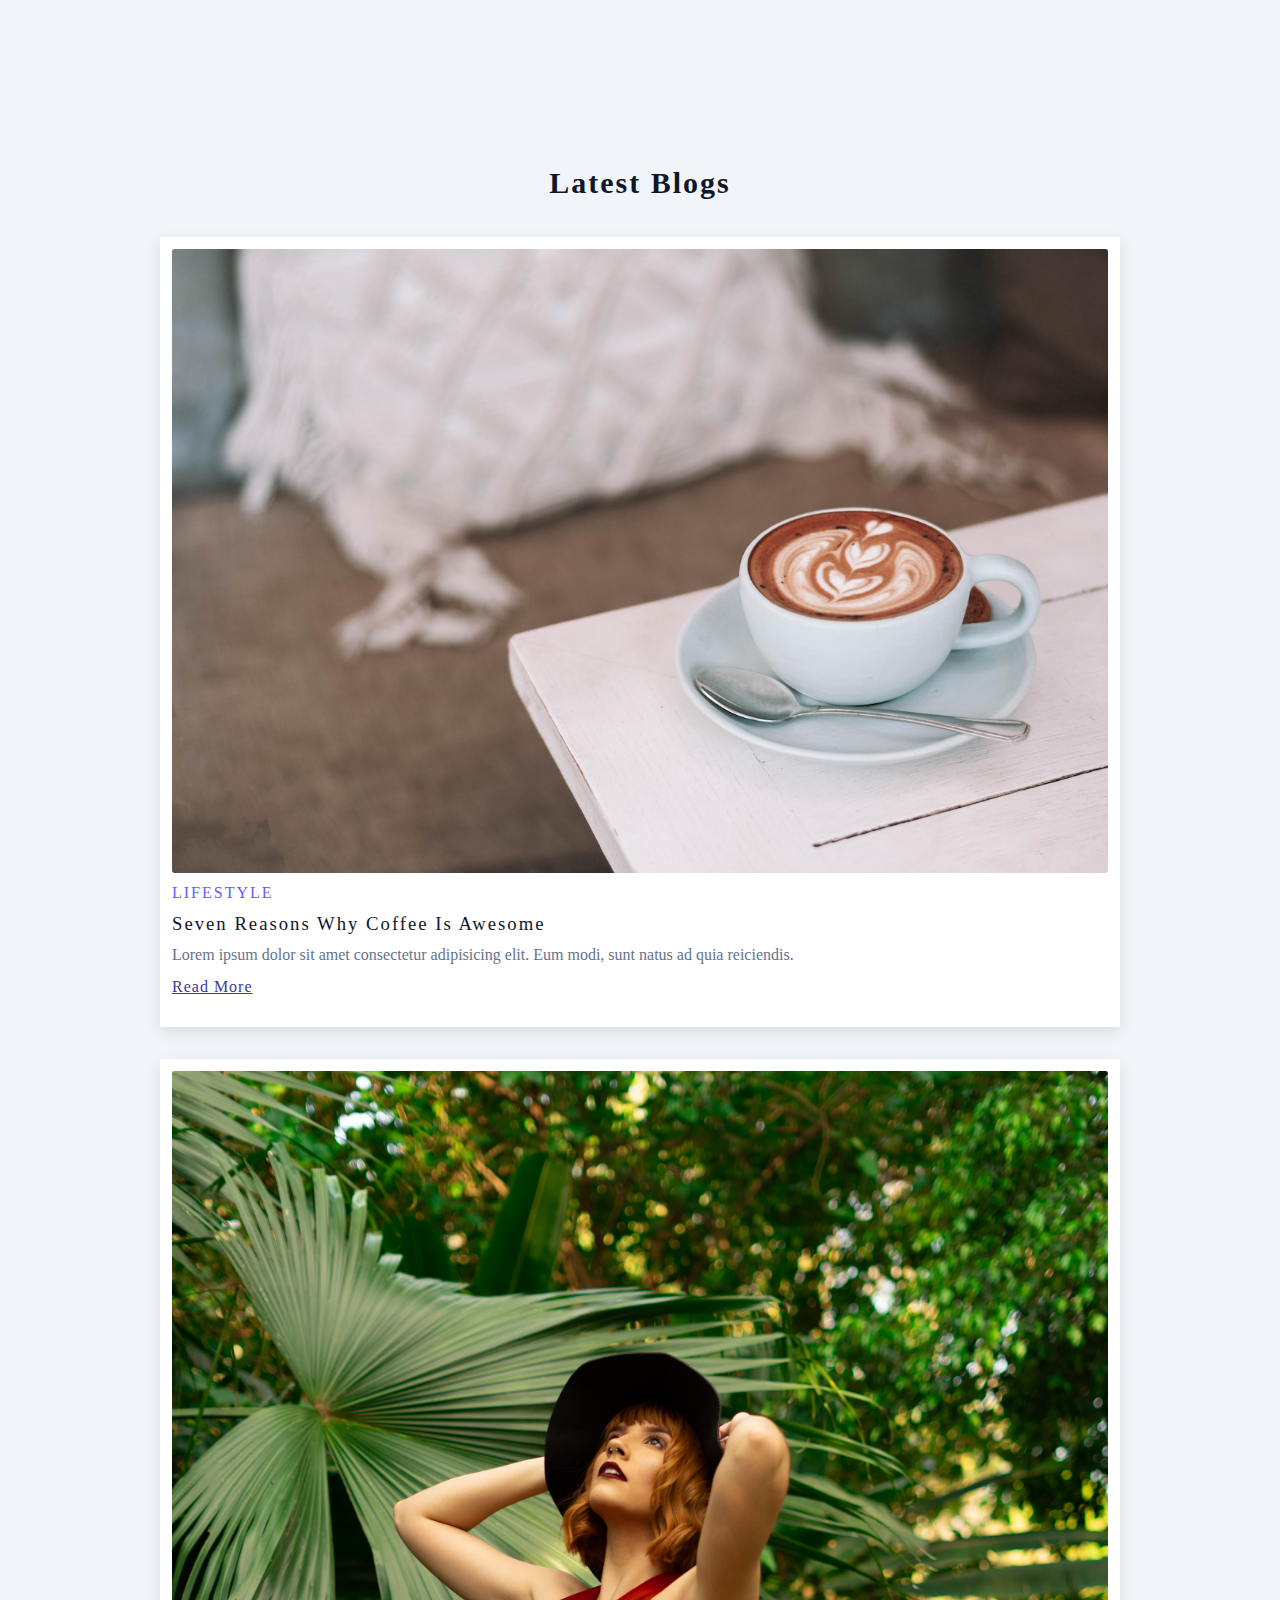
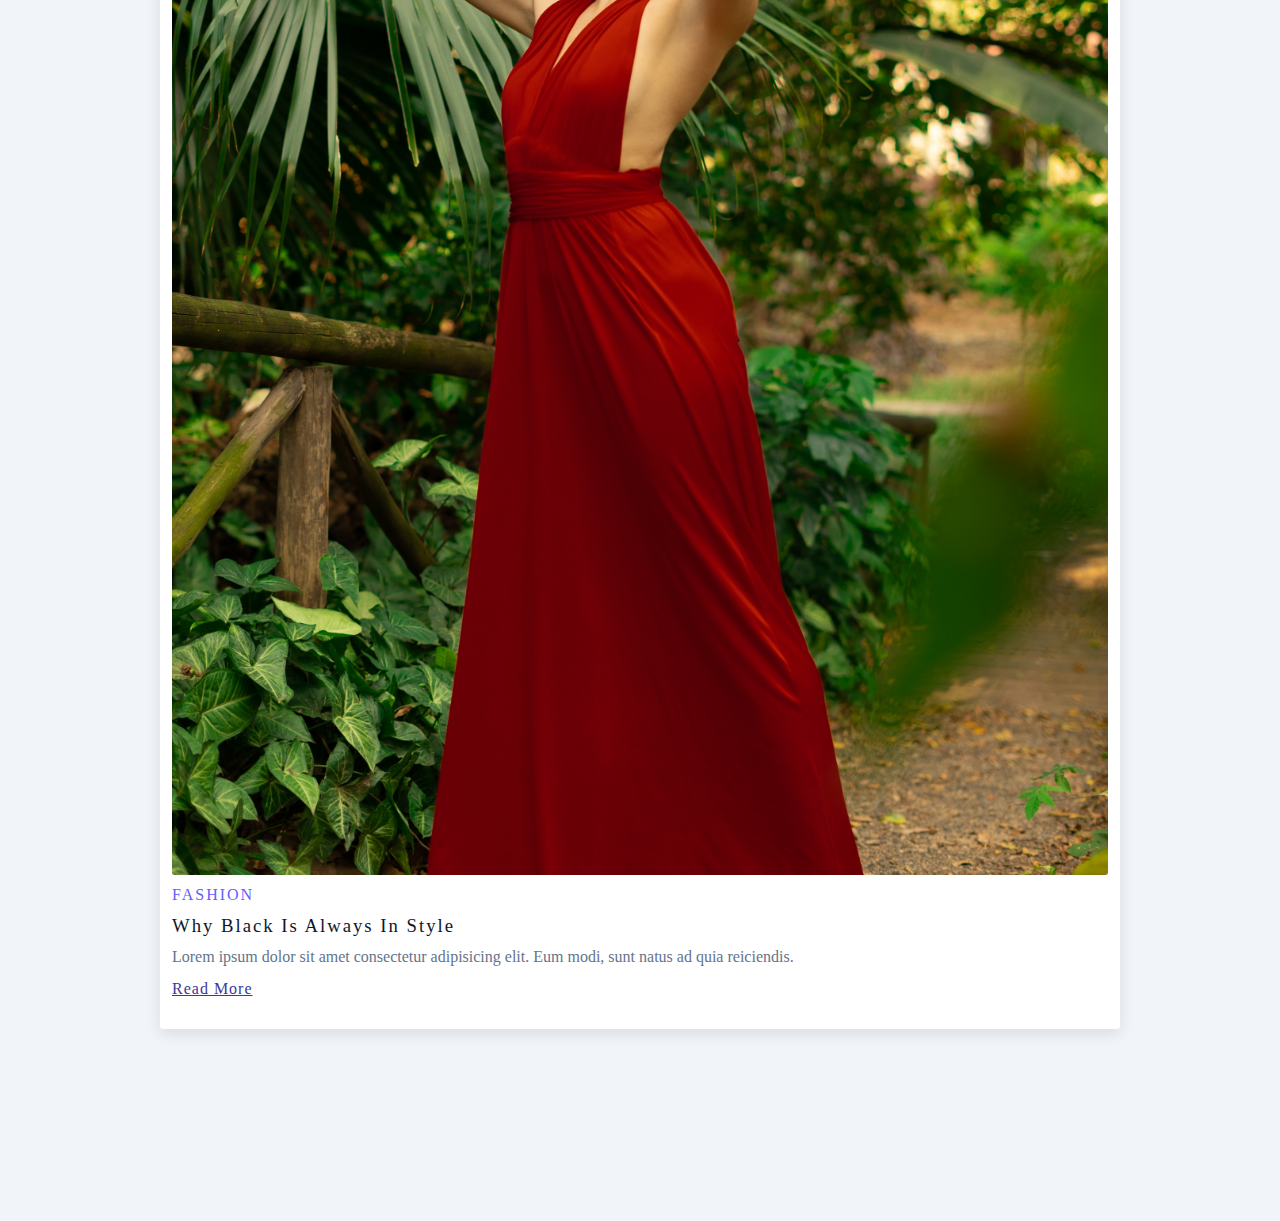
<file: 10-cards/index.html>
<!DOCTYPE html>
<html lang="en">
  <head>
    <meta charset="UTF-8" />
    <meta name="viewport" content="width=device-width, initial-scale=1.0" />
    <title>Cards Property</title>
    <!-- icons -->
    <link
      rel="stylesheet"
      href="https://cdnjs.cloudflare.com/ajax/libs/font-awesome/6.4.2/css/all.min.css"
      integrity="sha512-z3gLpd7yknf1YoNbCzqRKc4qyor8gaKU1qmn+CShxbuBusANI9QpRohGBreCFkKxLhei6S9CQXFEbbKuqLg0DA=="
      crossorigin="anonymous"
      referrerpolicy="no-referrer"
    />
    <link rel="stylesheet" href="./main.css" />
  </head>
  <body>
    <!-- blog section -->
    <section class="blogs">
      <!-- Start of section-title -->
      <div class="section-title">
        <h2>latest blogs</h2>
      </div>
      <!-- End of section-title -->
      <!-- Start of Blog Center -->
      <div class="blogs-cenetr">
        <!-- Start of First Blog -->
        <article class="blog">
          <img src="../images/coffee.jpg" alt="Coffee" class="blog-img" />
          <div class="blog-content">
            <span
              >LIFESTYLE <i class="fa-brands fa-reddit-alien logo"></i
            ></span>
            <h3>Seven Reasons Why Coffee Is Awesome</h3>
            <p>
              Lorem ipsum dolor sit amet consectetur adipisicing elit. Eum modi,
              sunt natus ad quia reiciendis.
            </p>
            <a href="#">Read More</a>
          </div>
        </article>
        <!-- End of First Blog -->

        <!-- Start of second Blog -->
        <article class="blog">
          <img src="../images/fashion.jpg" alt="fashion" class="blog-img" />
          <div class="blog-content">
            <span>FASHION<i class="fa-solid fa-shirt logo"></i></span>
            <h3>Why Black Is Always In Style</h3>
            <p>
              Lorem ipsum dolor sit amet consectetur adipisicing elit. Eum modi,
              sunt natus ad quia reiciendis.
            </p>
            <a href="#">Read More</a>
          </div>
        </article>
      </div>
    </section>
  </body>
</html>
</file>
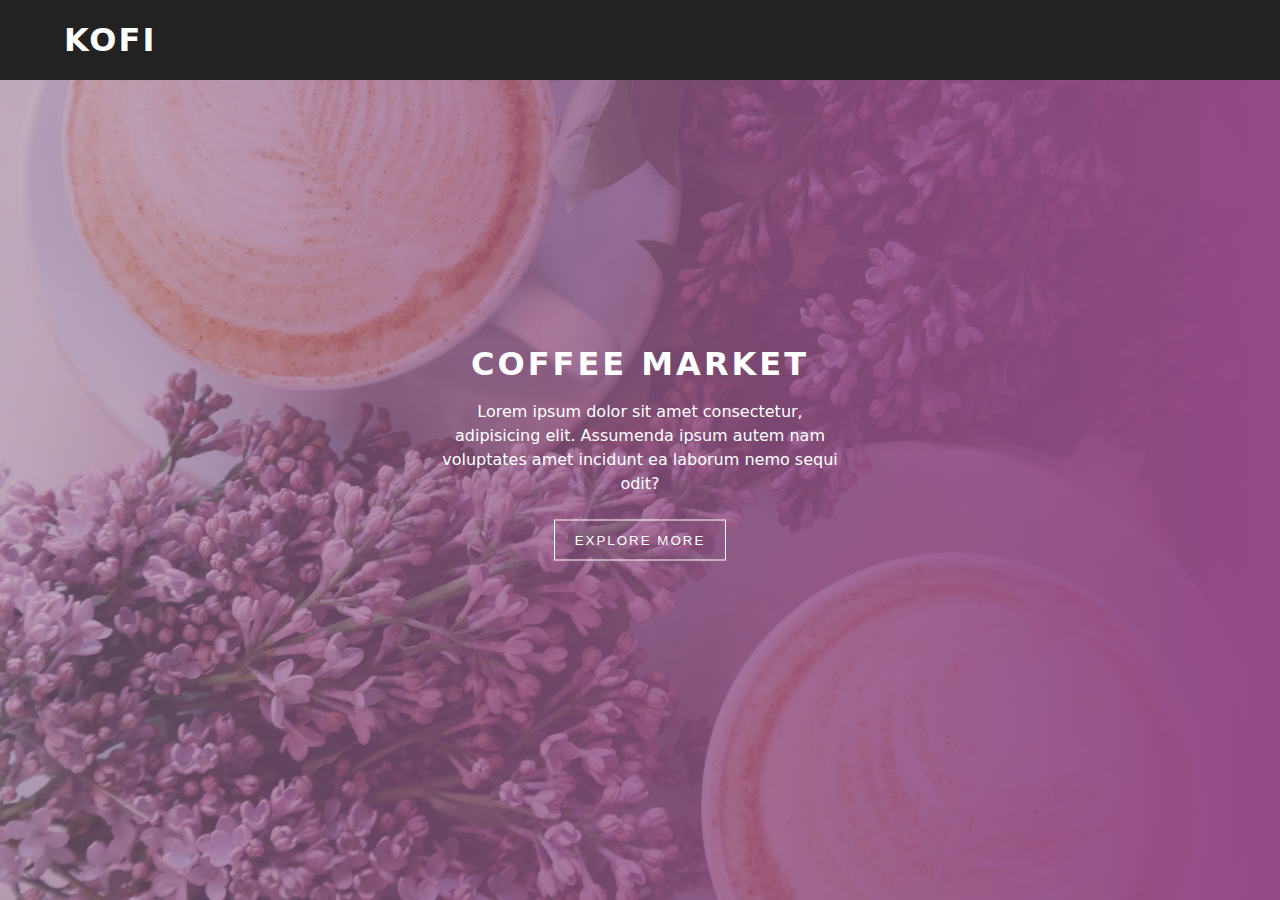
<file: animation-property/index.html>
<!DOCTYPE html>
<html lang="en">
  <head>
    <meta charset="UTF-8" />
    <meta name="viewport" content="width=device-width, initial-scale=1.0" />
    <title>Animation Property</title>
    <link rel="stylesheet" href="./main.css" />
  </head>
  <body>
    <div class="nav">
      <div class="nav-center">
        <span class="nav-title">KOFI</span>
      </div>
    </div>
    <div class="hero">
      <div class="hero-center">
        <div class="hero-text">
          <h1>Coffee Market</h1>
          <p>
            Lorem ipsum dolor sit amet consectetur, adipisicing elit. Assumenda
            ipsum autem nam voluptates amet incidunt ea laborum nemo sequi odit?
          </p>
        </div>
        <button class="hero-btn">Explore More</button>
      </div>
    </div>
  </body>
</html>
</file>
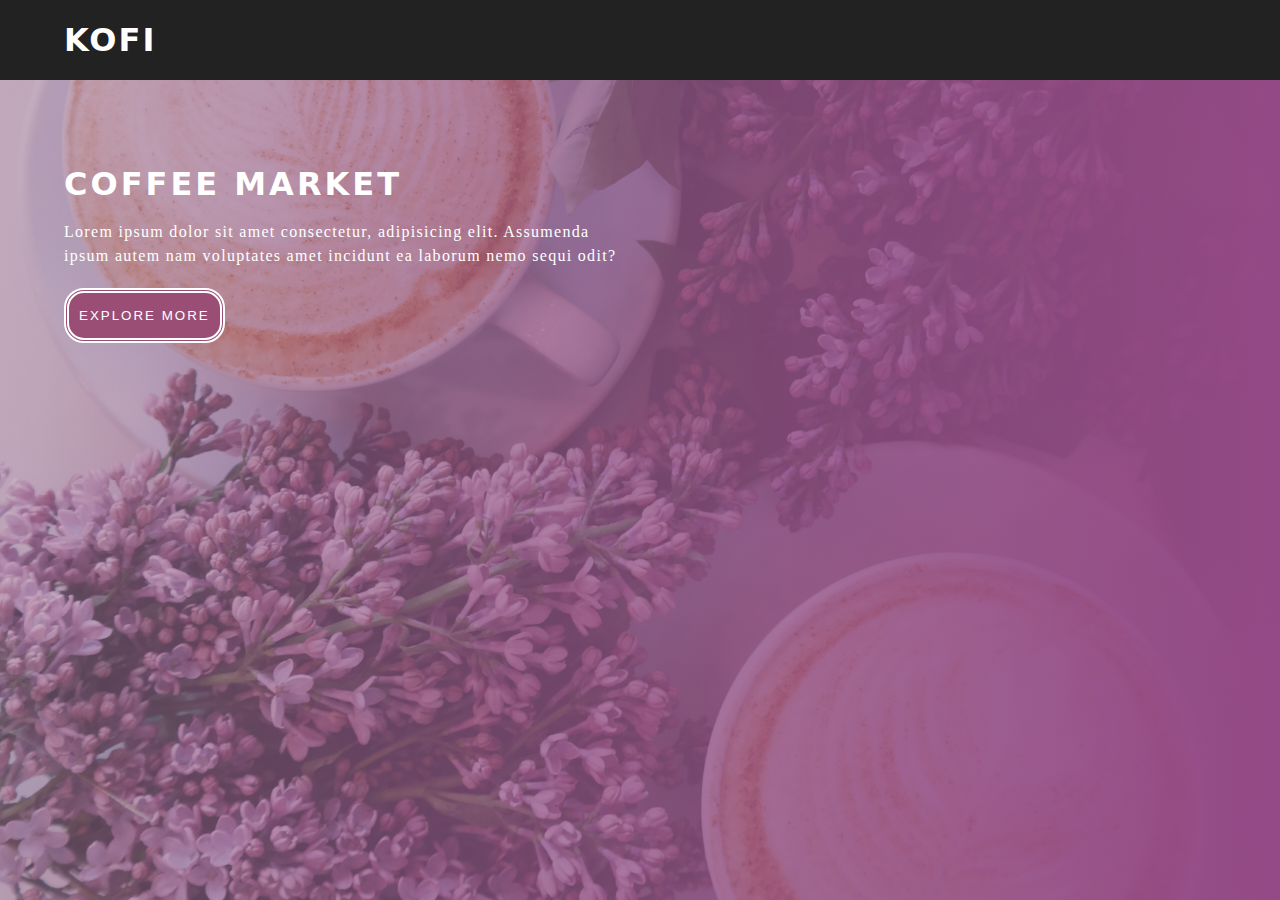
<file: bcg-images/index.html>
<!DOCTYPE html>
<html lang="en">
  <head>
    <meta charset="UTF-8" />
    <meta name="viewport" content="width=device-width, initial-scale=1.0" />
    <title>Background Images</title>
    <link rel="stylesheet" href="./main.css" />
  </head>
  <body>
    <div class="nav">
      <div class="nav-center">
        <span class="nav-title">KOFI</span>
      </div>
    </div>
    <div class="hero">
      <div class="hero-center">
        <h1>Coffee Market</h1>
        <p>
          Lorem ipsum dolor sit amet consectetur, adipisicing elit. Assumenda
          ipsum autem nam voluptates amet incidunt ea laborum nemo sequi odit?
        </p>
        <button class="hero-btn">Explore More</button>
      </div>
    </div>
  </body>
</html>
</file>
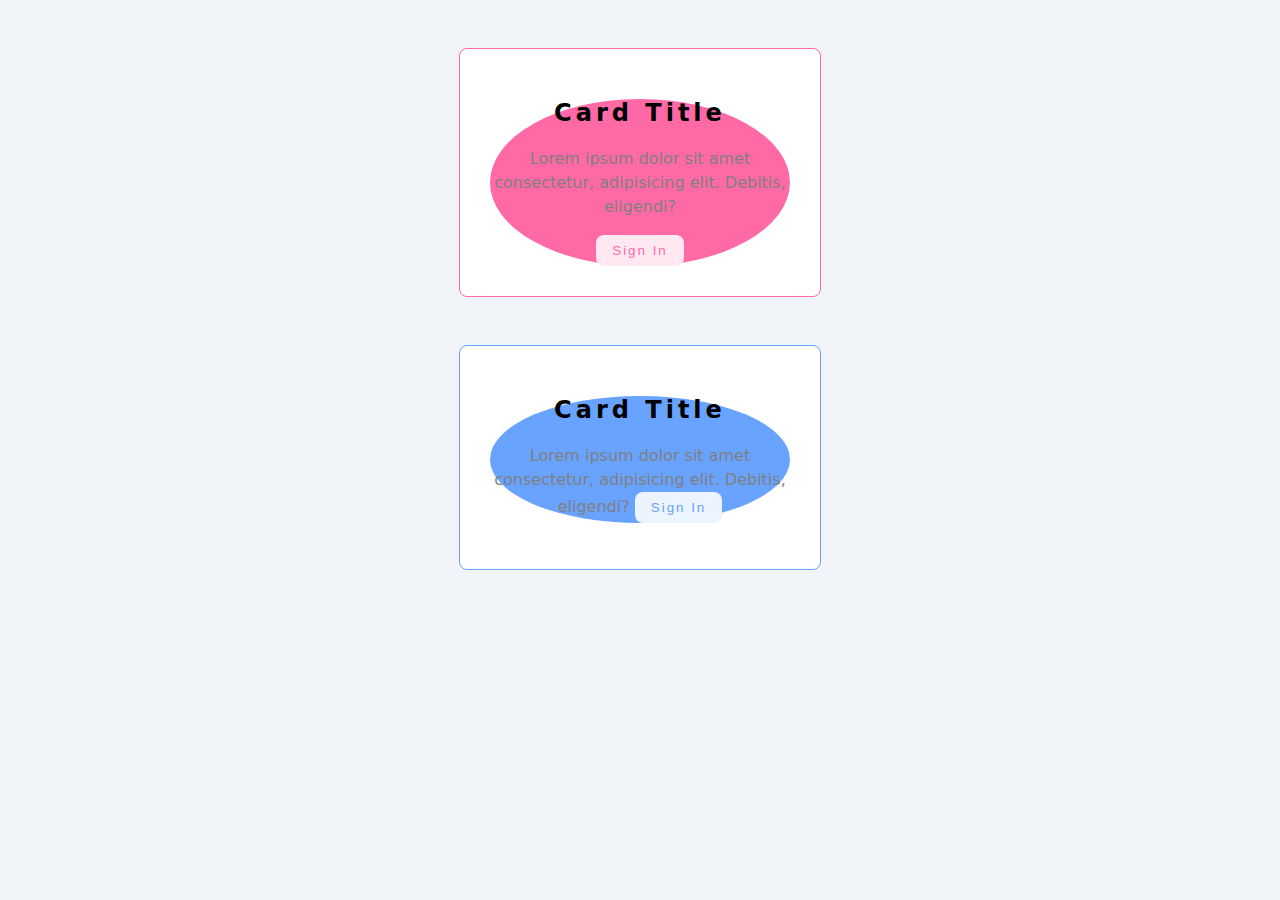
<file: box-model/index.html>
<!DOCTYPE html>
<html lang="en">
  <head>
    <meta charset="UTF-8" />
    <meta name="viewport" content="width=device-width, initial-scale=1.0" />
    <title>Box-Model</title>
    <link rel="stylesheet" href="./main.css" />
  </head>
  <body>
    <div class="card card-1">
      <div class="icon">
        <h2 class="title">Card Title</h2>
        <p class="text">
          Lorem ipsum dolor sit amet consectetur, adipisicing elit. Debitis,
          eligendi?
        </p>
        <button class="btn btn-pink">Sign in</button>
      </div>
    </div>
    <div class="card card-2">
      <div class="icon">
        <h2 class="title">Card Title</h2>
        <p class="text">
          Lorem ipsum dolor sit amet consectetur, adipisicing elit. Debitis,
          eligendi?
          <button class="btn btn-blue">Sign in</button>
        </p>
      </div>
    </div>
  </body>
</html>
</file>
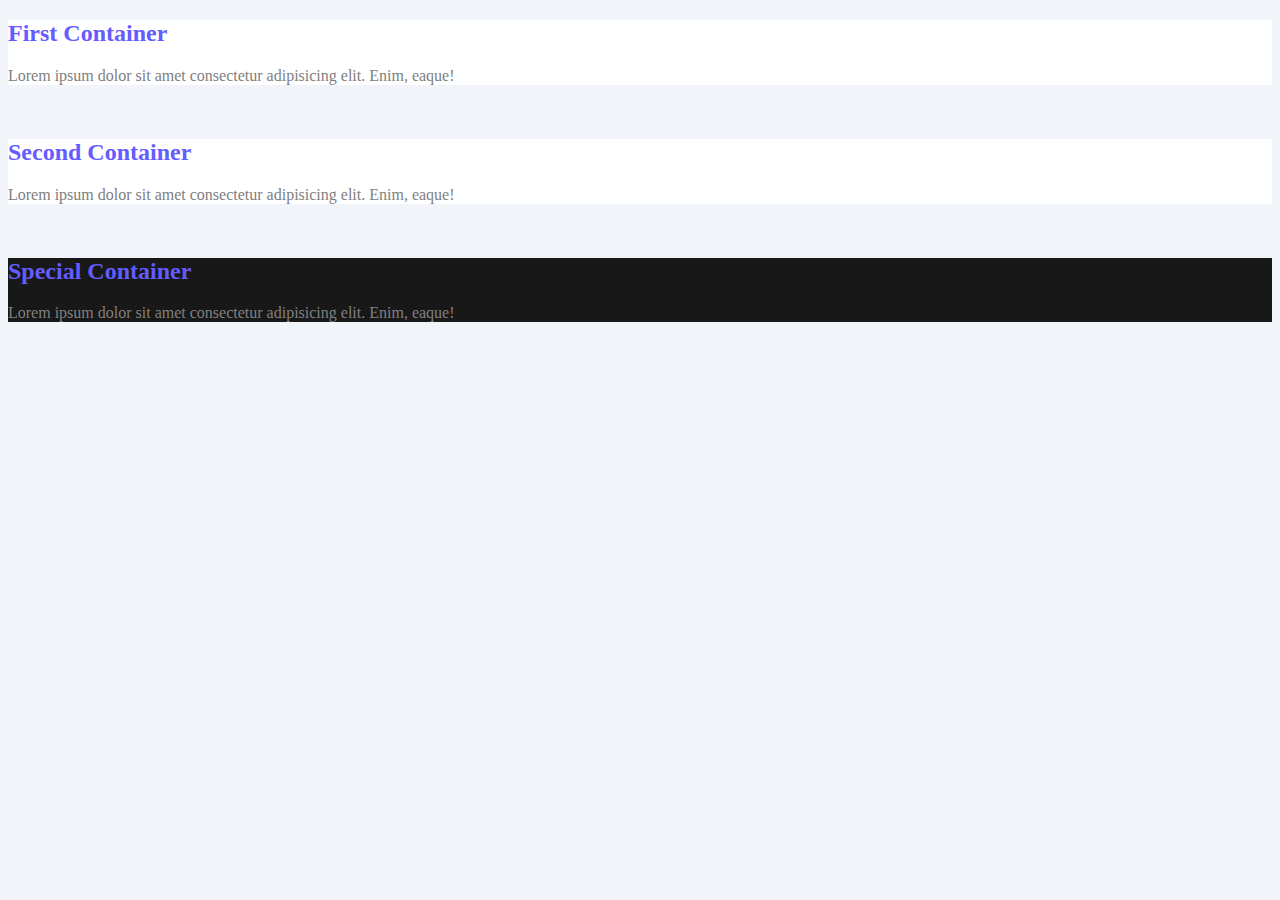
<file: colors/index.html>
<!DOCTYPE html>
<html lang="en">
  <head>
    <meta charset="UTF-8" />
    <meta name="viewport" content="width=device-width, initial-scale=1.0" />
    <title>Colors</title>
    <link rel="stylesheet" href="./main.css" />
  </head>
  <body>
    <div class="container">
      <h2>First Container</h2>
      <p>
        Lorem ipsum dolor sit amet 
        consectetur adipisicing elit. Enim, eaque!
      </p>
    </div>
    <br />
    <div class="container">
      <h2>Second Container</h2>
      <p>
        Lorem ipsum dolor sit amet consectetur 
        adipisicing elit. Enim, eaque!
      </p>
    </div>
      </div>
    <br />
    <div class="special-container">
      <h2>Special Container</h2>
      <p>
        Lorem ipsum dolor sit amet consectetur 
        adipisicing elit. Enim, eaque!
      </p>
    </div>
  </body>
</html>
</file>
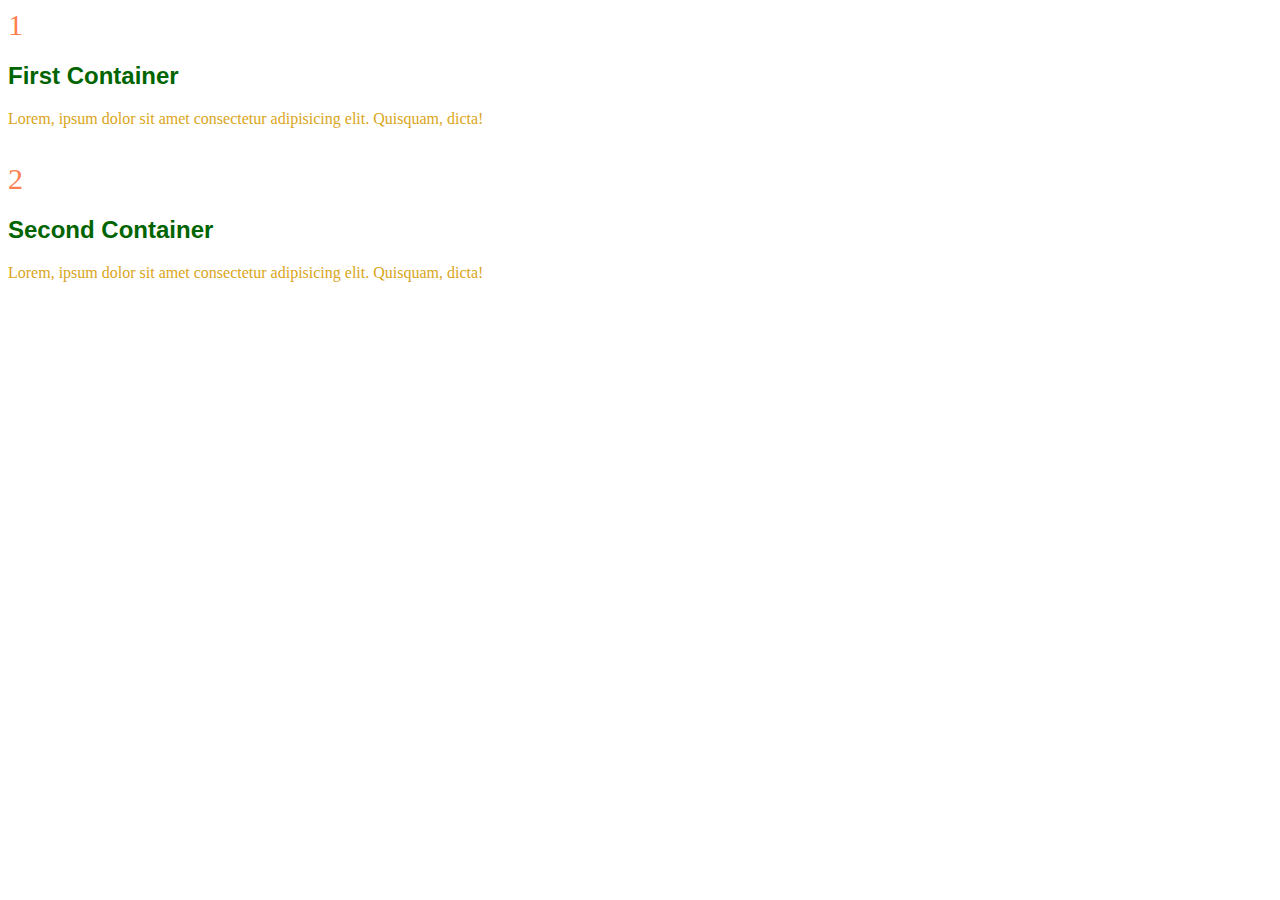
<file: CSS-Fundementals/index.html>
<!DOCTYPE html>
<html lang="en">
  <head>
    <meta charset="UTF-8" />
    <meta name="viewport" content="width=device-width, initial-scale=1.0" />
    <title>CSS-Fundementals</title>
    <link rel="stylesheet" href="./main.css" />
  </head>
  <body>
    <!-- Start of first container -->
    <div class="container">
      <span class="number">1</span>
      <h2 id="heading">First Container</h2>
      <p>
        Lorem, ipsum dolor sit amet consectetur adipisicing elit. Quisquam,
        dicta!
      </p>
    </div>
    <!-- end of first container -->
    <br />
    <!-- Start of second container -->
    <div class="container">
      <span class="number">2</span>
      <h2 id="heading">Second Container</h2>
      <p>
        Lorem, ipsum dolor sit amet consectetur adipisicing elit. Quisquam,
        dicta!
      </p>
    </div>
    <!-- end of second container -->
  </body>
</html>
</file>
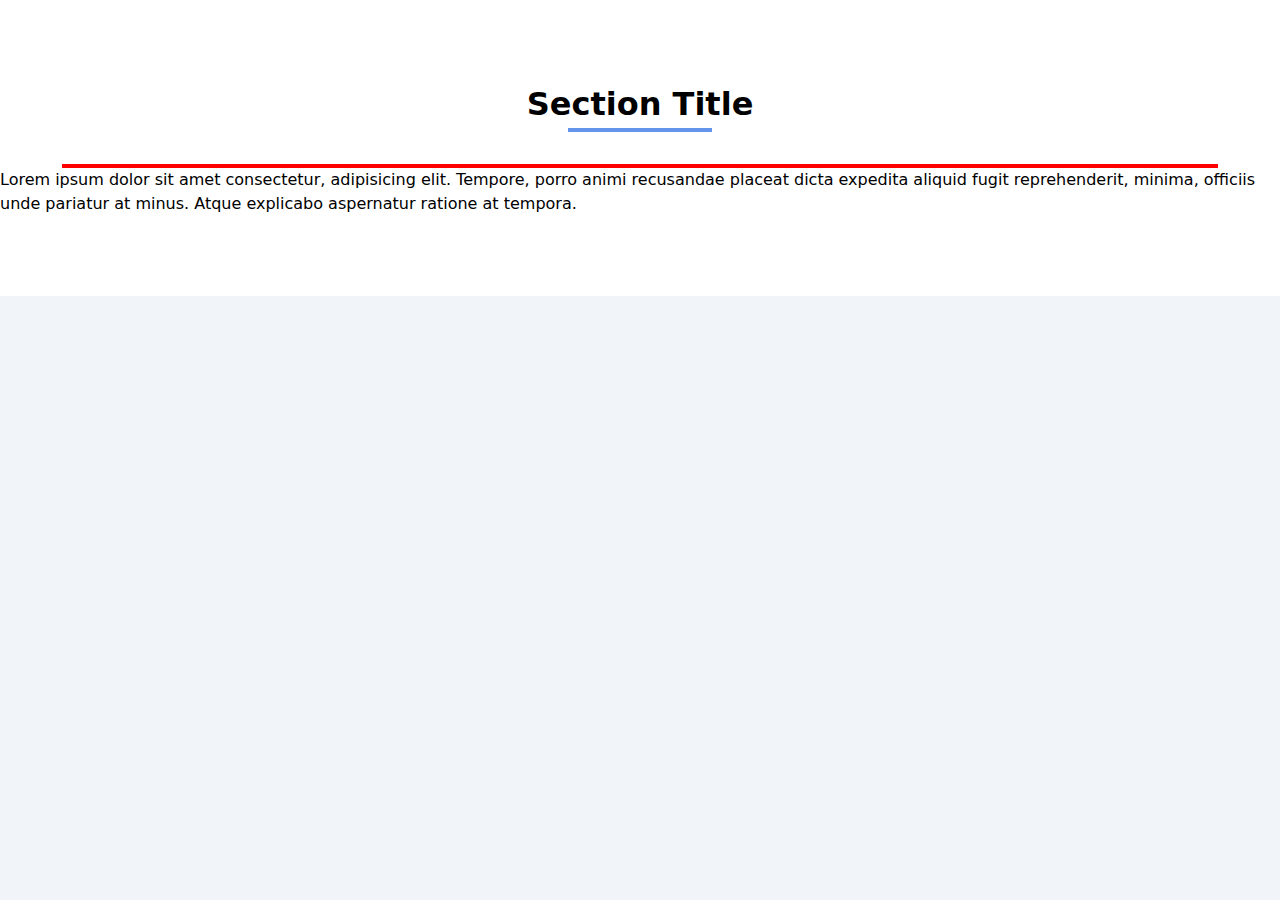
<file: display-property/index.html>
<!DOCTYPE html>
<html lang="en">
  <head>
    <meta charset="UTF-8" />
    <meta name="viewport" content="width=device-width, initial-scale=1.0" />
    <title>Display Property</title>
    <link rel="stylesheet" href="./main.css" />
  </head>
  <body>
    <div class="section">
      <div class="section-title">
        <h1>Section Title</h1>
        <div class="title-underline"></div>
      </div>
      <div class="section-center"></div>
      <p>
        Lorem ipsum dolor sit amet consectetur, adipisicing elit. Tempore, porro
        animi recusandae placeat dicta expedita aliquid fugit reprehenderit,
        minima, officiis unde pariatur at minus. Atque explicabo aspernatur
        ratione at tempora.
      </p>
    </div>
  </body>
</html>
</file>
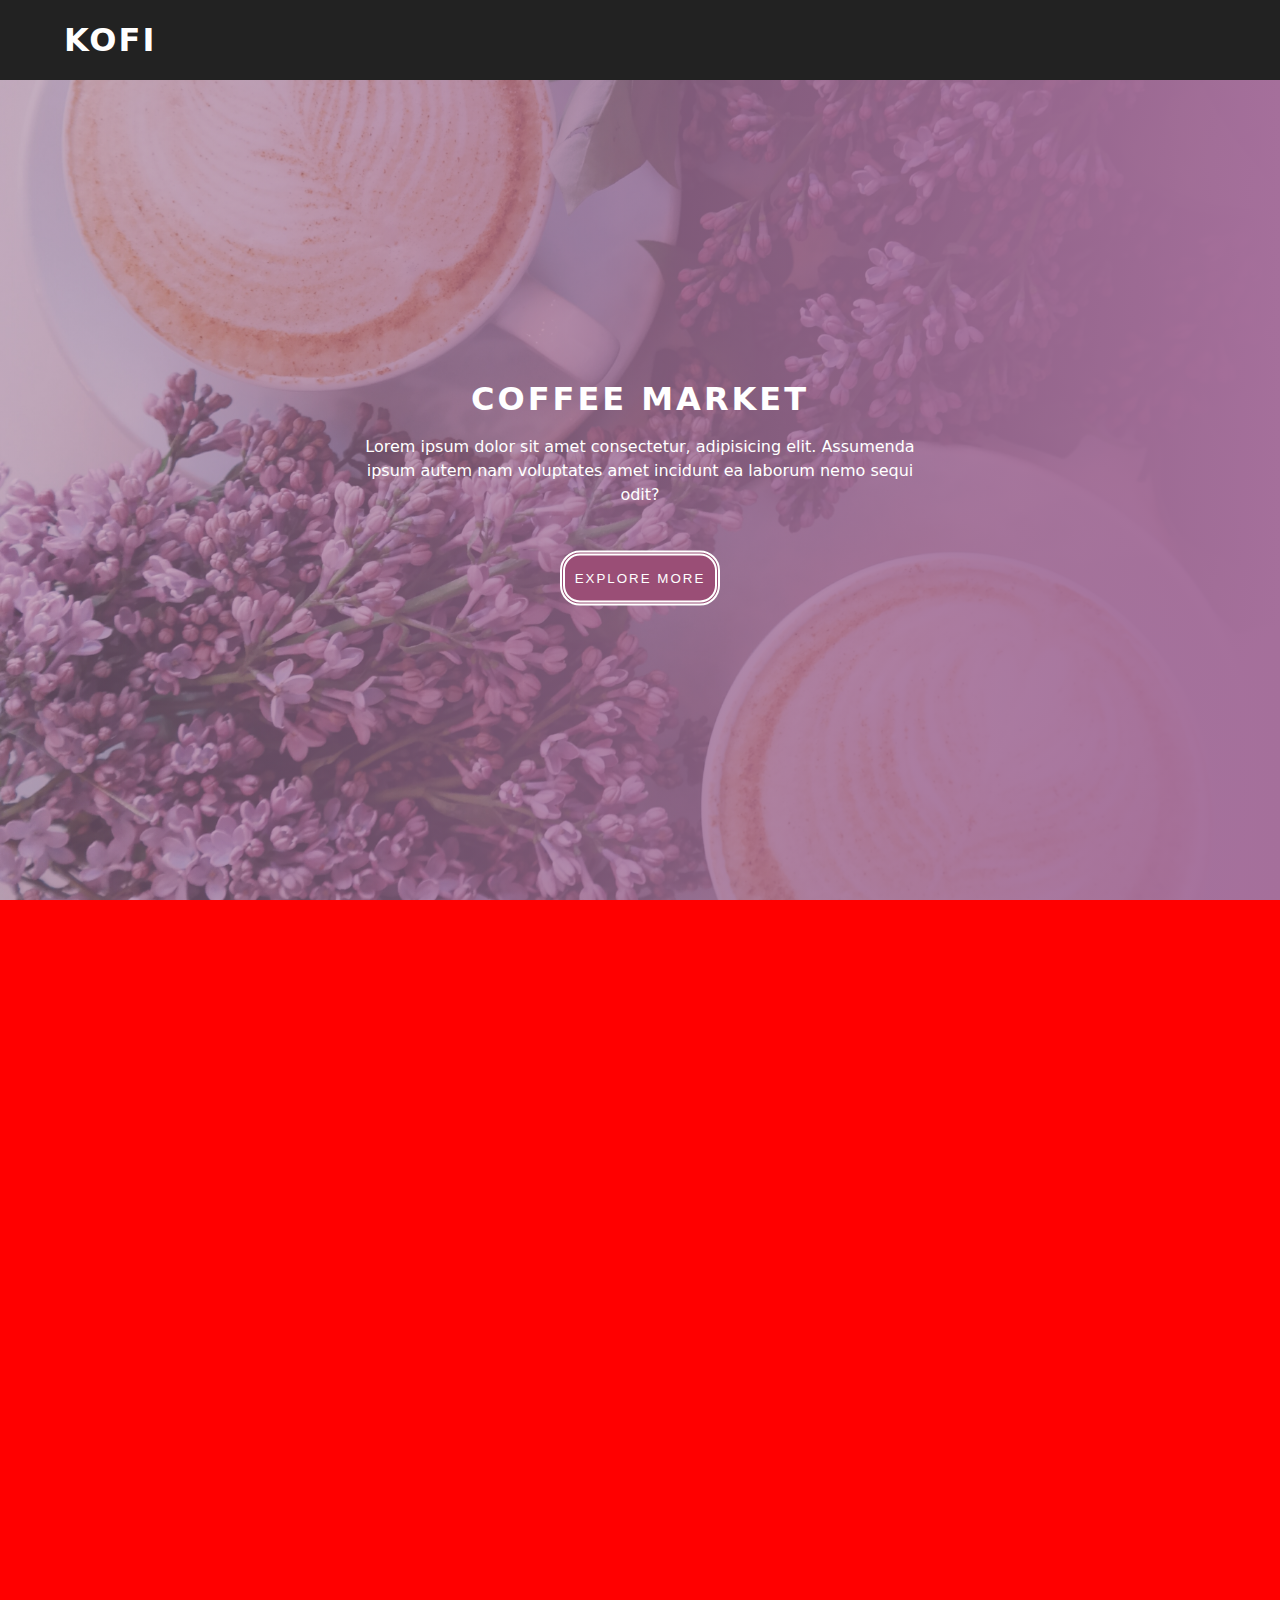
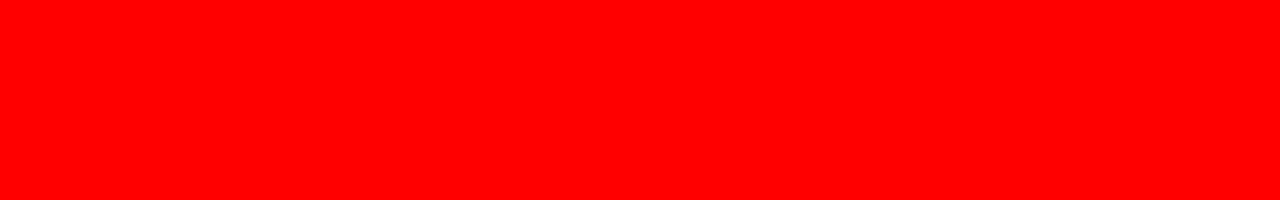
<file: postion-property/index.html>
<!DOCTYPE html>
<html lang="en">
  <head>
    <meta charset="UTF-8" />
    <meta name="viewport" content="width=device-width, initial-scale=1.0" />
    <title>Position Property</title>
    <link rel="stylesheet" href="./main.css" />
  </head>
  <body>
    <div class="nav">
      <div class="nav-center">
        <span class="nav-title">KOFI</span>
      </div>
    </div>
    <div class="hero">
      <div class="hero-center">
        <h1>Coffee Market</h1>
        <p>
          Lorem ipsum dolor sit amet consectetur, adipisicing elit. Assumenda
          ipsum autem nam voluptates amet incidunt ea laborum nemo sequi odit?
        </p>
        <button class="hero-btn">Explore More</button>
      </div>
    </div>
    <div class="temp"></div>
  </body>
</html>
</file>
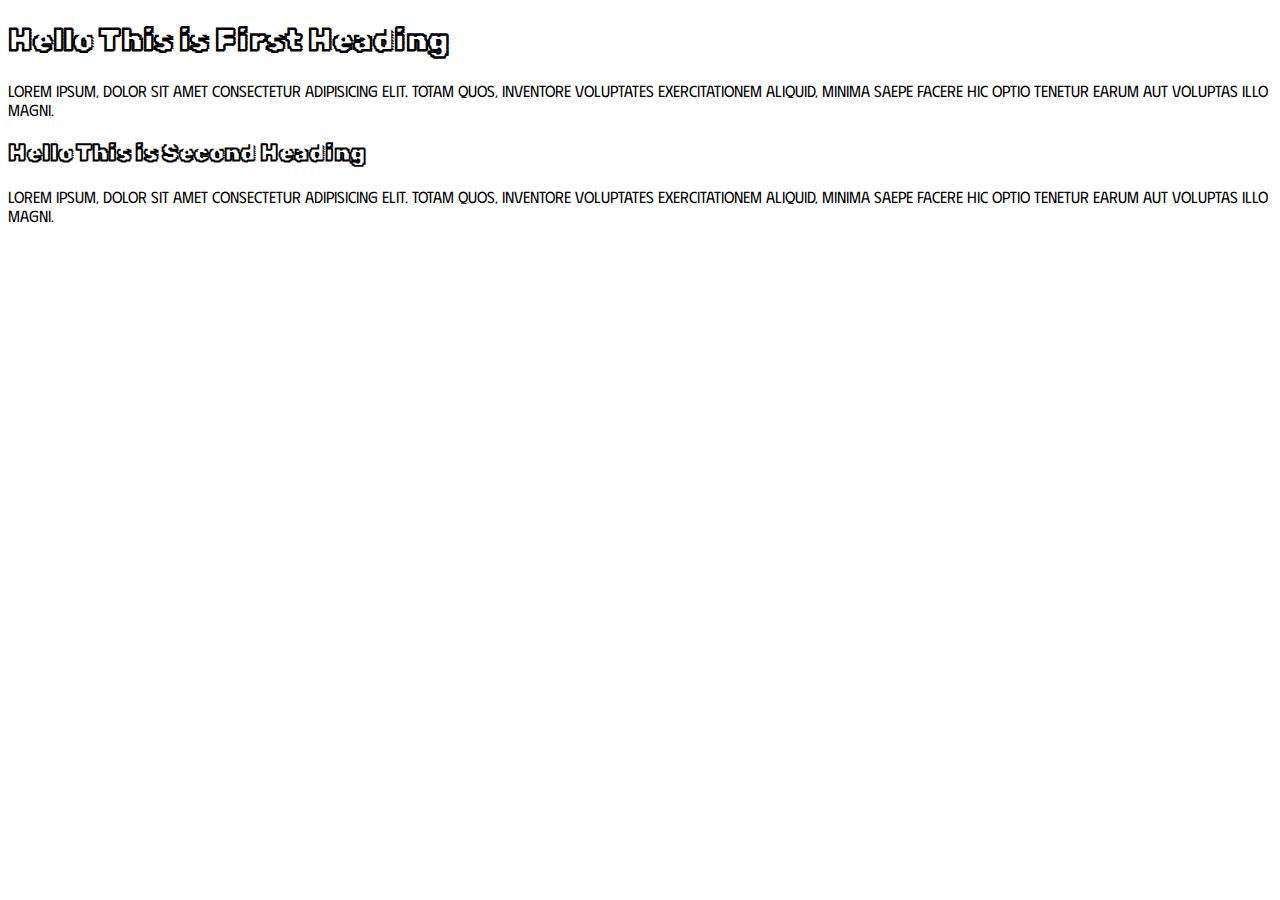
<file: typography/index.html>
<!DOCTYPE html>
<html lang="en">
  <head>
    <meta charset="UTF-8" />
    <meta name="viewport" content="width=device-width, initial-scale=1.0" />
    <title>Typography</title>
    <link rel="stylesheet" href="./main.css" />
    <link rel="preconnect" href="https://fonts.googleapis.com" />
    <link rel="preconnect" href="https://fonts.gstatic.com" crossorigin />
    <link
      href="https://fonts.googleapis.com/css2?family=Phudu:wght@300;700&family=Rubik+Iso&display=swap"
      rel="stylesheet"
    />
  </head>
  <body>
    <h1>Hello This is First Heading</h1>
    <p>
      Lorem ipsum, dolor sit amet consectetur adipisicing elit. Totam quos,
      inventore voluptates exercitationem aliquid, minima saepe facere hic optio
      tenetur earum aut voluptas illo magni.
    </p>
    <div class="container">
      <h2>Hello This is Second Heading</h2>
      <p>
        Lorem ipsum, dolor sit amet consectetur adipisicing elit. Totam quos,
        inventore voluptates exercitationem aliquid, minima saepe facere hic
        optio tenetur earum aut voluptas illo magni.
      </p>
    </div>
  </body>
</html>
</file>
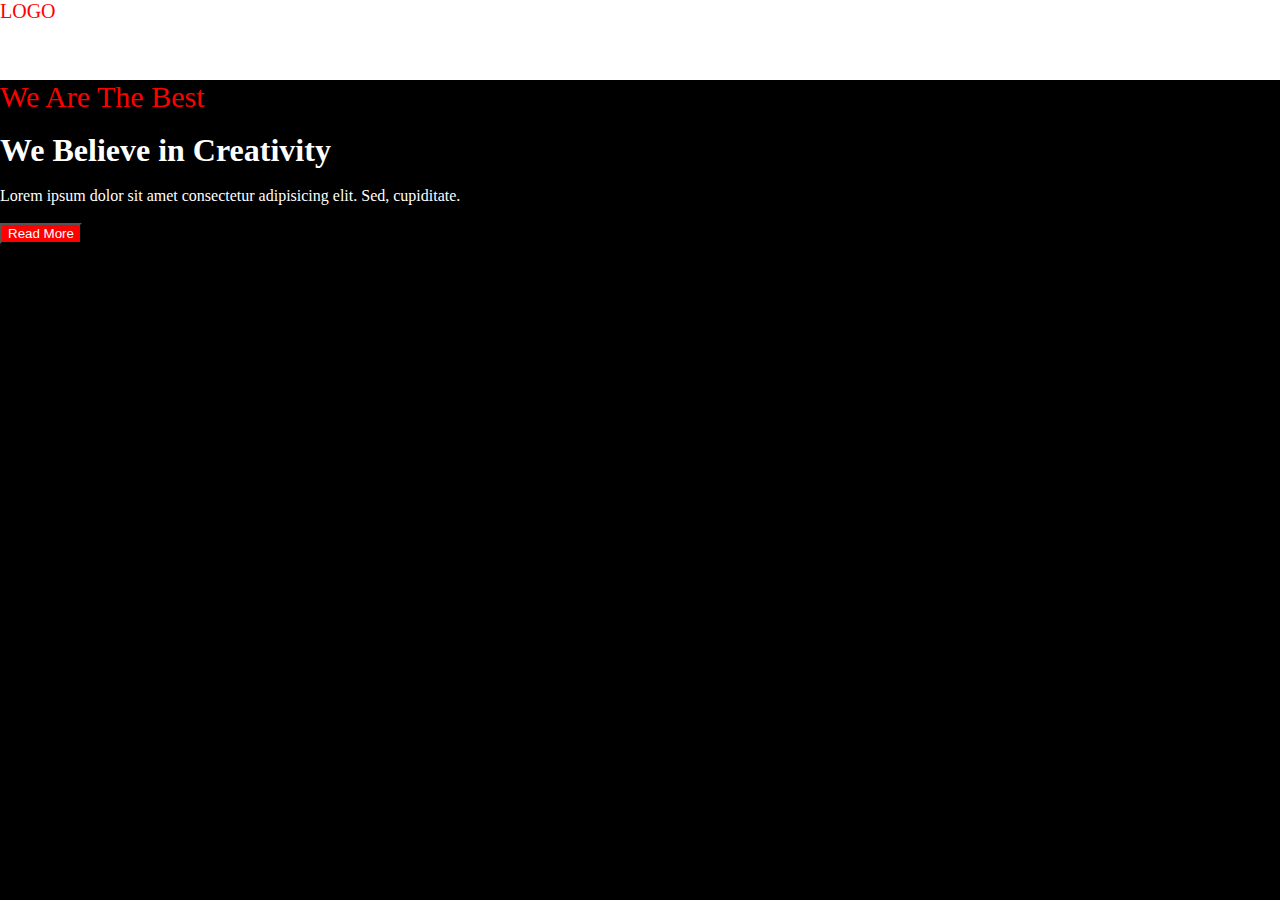
<file: units/index.html>
<!DOCTYPE html>
<html lang="en">
  <head>
    <meta charset="UTF-8" />
    <meta name="viewport" content="width=device-width, initial-scale=1.0" />
    <title>Units</title>
    <link rel="stylesheet" href="./main.css" />
  </head>
  <body>
    <div id="navbar">
      <span class="logo">LOGO</span>
    </div>
    <div class="hero">
      <span>We Are The Best</span>
      <br />
      <br />
      <h1>We Believe in Creativity</h1>
      <br />
      <p>
        Lorem ipsum dolor sit amet consectetur adipisicing elit. Sed,
        cupiditate.
      </p>
      <br />
      <button class="hero-btn">Read More</button>
    </div>
  </body>
</html>
</file>
<file: 10-cards/main.css>
* {
  margin: 0;
  padding: 0;
  box-sizing: border-box;
}

:root {
  --primary: #645cff;
  --primary-dark: #3c3799;
  --grey-light: #f1f5f9;
  --grey: #64748b;
  --grey-dark: #0f172a;
  --fluid-width: 90vw;
  --max-width: 1170px;
  --black: #222;
  --white: #fff;
  --letter-spacing: 2px;
  --border-radius: 0.15rem;
  --shadow-light: 0 5px 15px rgba(0, 0, 0, 0.1);
  --shadow-dark: 0 5px 15px rgba(0, 0, 0, 0.2);
  --transition: 0.3s all ease-in-out;
}

body {
  font-family: "Times New Roman", Times, serif;
  line-height: 1.5;
  background: var(--grey-light);
  color: var(--grey-dark);
}

.blogs {
  padding: 10rem;
}

.section-title {
  text-align: center;
  text-transform: capitalize;
  letter-spacing: var(--letter-spacing);
  margin-bottom: 2rem;
  font-size: 20px;
}

.blog-center {
  width: var(--fluid-width);
  max-width: var(--max-width);
  margin: 0 auto;

  /* For using temporily */
  max-width: 500px;
}

.blog {
  background: var(--white);
  padding: 0.75rem;
  border-radius: var(--border-radius);
  box-shadow: var(--shadow-light);
  transition: var(--transition);
  margin-bottom: 2rem;
}

.blog:hover {
  box-shadow: var(--shadow-dark);
}

.blog-img {
  width: 100%;
  display: block;
  object-fit: cover;
  border-radius: var(--border-radius);
  margin-bottom: 0.5rem;
}

.blog-content {
  padding-bottom: 1rem;
}

.blog-content span {
  text-transform: uppercase;
  color: var(--primary);
  letter-spacing: var(--letter-spacing);
  font-weight: 500;
}

.blog-content h3 {
  text-transform: capitalize;
  letter-spacing: var(--letter-spacing);
  font-weight: 400;
  margin: 5px auto;
}

.blog-content p {
  color: var(--grey);
  margin-bottom: 0.5rem;
}

.blog-content a {
  text-transform: capitalize;
  color: var(--primary-dark);
  letter-spacing: 1px;
  font-weight: 500;
}

.logo {
  margin: 5px;
}
</file>
<file: animation-property/main.css>
* {
  margin: 0px;
  padding: 0;
  box-sizing: border-box;
}
body {
  font-family: system-ui, -apple-system, BlinkMacSystemFont, "Segoe UI", Roboto,
    Oxygen, Ubuntu, Cantarell, "Open Sans", "Helvetica Neue", sans-serif;
  line-height: 1.5;
}
.nav {
  background: #222;
  padding: 1rem 0;
  height: 5rem;
}

.nav-title {
  font-size: 2rem;
  text-transform: uppercase;
  font-weight: 700;
  color: #fff;
  letter-spacing: 2px;
}

.nav-center {
  width: 90vw;
  max-width: 1170px;
  margin: 0 auto;
  /* border:2px solid red;
  padding-left: 2rem; */
}

.hero {
  background: linear-gradient(
      to right,
      rgba(155, 110, 146, 0.48),
      rgb(147, 73, 133)
    ),
    url("../images/backgroundimage.jpg") center/cover;
  min-height: calc(100vh - 5rem);
}

.hero-center {
  width: 90vw;
  max-width: 1170px;
  margin: 0 auto;
  padding: 5rem 0;
  color: white;
  position: absolute;
  top: 50%;
  left: 50%;
  transform: translate(-50%, -50%);
  text-align: center;
}

.hero-center h1 {
  letter-spacing: 3px;
  text-transform: uppercase;
  margin-bottom: 12px;
}

.hero-center p {
  max-width: 25em;
  margin: 0 auto;
  margin-bottom: 1.5rem;
}

.hero-text {
  animation: slideFromTop 5s ease-in-out 1;
}
.hero-btn {
  background: transparent;
  border: 1px double white;
  padding: 0.75rem 1.25rem;
  text-transform: uppercase;
  color: #fff;
  letter-spacing: 2px;
  animation: slideFromBottom 5s ease-in-out 1;
}

.temp {
  min-height: 100vh;
  background: red;
}

/* animations */

@keyframes slideFromTop {
  0% {
    opacity: 0;
    transform: translateY(-100px);
  }
  100% {
    opacity: 1;
    transform: translateY(0);
  }
}

@keyframes slideFromBottom {
  0% {
    opacity: 0;
    transform: translateY(100px);
  }
  100% {
    opacity: 1;
    transform: translateY(0);
  }
}
</file>
<file: bcg-images/main.css>
* {
  margin: 0px;
  padding: 0;
  box-sizing: border-box;
}
body {
  font-family: system-ui, -apple-system, BlinkMacSystemFont, "Segoe UI", Roboto,
    Oxygen, Ubuntu, Cantarell, "Open Sans", "Helvetica Neue", sans-serif;
  line-height: 1.5;
}
.nav {
  background: #222;
  padding: 1rem 0;
  height: 5rem;
}

.nav-title {
  font-size: 2rem;
  text-transform: uppercase;
  font-weight: 700;
  color: #fff;
  letter-spacing: 2px;
}

.nav-center {
  width: 90vw;
  max-width: 1170px;
  margin: 0 auto;
  /* border:2px solid red;
  padding-left: 2rem; */
}

.hero {
  background: linear-gradient(
      to right,
      rgba(155, 110, 146, 0.48),
      rgb(147, 73, 133)
    ),
    url("../images/backgroundimage.jpg") center/cover;
  min-height: calc(100vh - 5rem);
}

.hero-center {
  width: 90vw;
  max-width: 1170px;
  margin: 0 auto;
  padding: 5rem 0;
  color: white;
}

.hero-center h1 {
  letter-spacing: 3px;
  text-transform: uppercase;
  margin-bottom: 12px;
}

.hero-center p {
  letter-spacing: 1.3px;
  font-family: cursive;
  max-width: 35em;
}

.hero-btn {
  background: rgb(154, 78, 118);
  border: 5px double white;
  border-radius: 20px;
  padding: 15px 10px;
  text-transform: uppercase;
  color: #fff;
  letter-spacing: 2px;
  margin-top: 20px;
}
</file>
<file: box-model/main.css>
body {
  font-family: system-ui, -apple-system, BlinkMacSystemFont, "Segoe UI", Roboto,
    Oxygen, Ubuntu, Cantarell, "Open Sans", "Helvetica Neue", sans-serif;
  background: #f1f5f9;
}

.card {
  background: #fff;
  padding: 30px 30px;
  text-align: center;
  max-width: 300px;
  margin: 10px;
  border-radius: 0.5rem;
  border: 1px solid transparent;
  margin: 3rem auto;
}

.card-1 {
  border-color: #ff69a6;
}

.icon {
  border-radius: 50%;
  margin: 0 auto;
  display: block;
}

.card-1 .icon {
  background: #ff69a6;
}

.title {
  text-transform: capitalize;
  letter-spacing: 4px;
}

.text {
  line-height: 1.5;
  color: grey;
}

.btn {
  text-transform: capitalize;
  border: transparent;
  border-radius: 0.5rem;
  padding: 0.5rem 1rem;
  letter-spacing: 2px;
}
.btn-pink {
  background: #ffe8f1;
  color: #ff69a6;
}

.btn-blue {
  background: #ecf4ff;
  color: #68a3ff;
}

.card-2 .icon {
  background: #68a3ff;
}

.card-2 {
  border-color: #68a3ff;
}
</file>
<file: colors/main.css>
body {
  background: #f1f5f9;
}
.container {
  background: #fff;
}
div h2 {
  color: #645cff;
}

div p {
  color: grey;
}
.special-container {
  background: rgba(0, 0, 0, 0.9);
}
</file>
<file: CSS-Fundementals/main.css>
.container p {
  color: goldenrod;
}

.number {
  color: coral;
  font-size: 30px;
  font-family: cursive;
}

#heading {
  color: darkgreen;
  font-family: "Franklin Gothic Medium", "Arial Narrow", Arial, sans-serif;
}
</file>
<file: display-property/main.css>
* {
  margin: 0;
}

body {
  font-family: system-ui, -apple-system, BlinkMacSystemFont, "Segoe UI", Roboto,
    Oxygen, Ubuntu, Cantarell, "Open Sans", "Helvetica Neue", sans-serif;
  background: #f1f5f9;
  line-height: 1.5;
}

.section {
  padding: 5rem 0;
  background: #fff;
}

.section-title {
  text-align: center;
  text-transform: capitalize;
}

.title-underline {
  height: 0.25rem;
  width: 9rem;
  background: cornflowerblue;
  margin: 0 auto;
  margin-bottom: 2rem;
}

.section-center {
  margin: 0 auto;
  width: 90vw;
  border: 2px solid red;
  max-width: 1170px;
}
</file>
<file: postion-property/main.css>
* {
  margin: 0px;
  padding: 0;
  box-sizing: border-box;
}
body {
  font-family: system-ui, -apple-system, BlinkMacSystemFont, "Segoe UI", Roboto,
    Oxygen, Ubuntu, Cantarell, "Open Sans", "Helvetica Neue", sans-serif;
  line-height: 1.5;
}
.nav {
  background: #222;
  padding: 1rem 0;
  height: 5rem;
  position: sticky;
  top: 0;
  z-index: 9;
}

.nav-title {
  font-size: 2rem;
  text-transform: uppercase;
  font-weight: 700;
  color: #fff;
  letter-spacing: 2px;
}

.nav-center {
  width: 90vw;
  max-width: 1170px;
  margin: 0 auto;
  /* border:2px solid red;
  padding-left: 2rem; */
}

.hero {
  min-height: calc(100vh - 5rem);
  background: rgb(165, 111, 155);
  position: relative;
}

@media screen and (min-width: 768px) {
  .hero {
    background: linear-gradient(
        to right,
        rgba(155, 110, 146, 0.48),
        rgba(165, 111, 155, 1)
      ),
      url("../images/backgroundimage.jpg") center/cover;
  }
}

.hero-center {
  width: 90vw;
  max-width: 1170px;
  margin: 0 auto;
  padding: 5rem 0;
  color: white;
  position: absolute;
  top: 50%;
  left: 50%;
  transform: translate(-50%, -50%);
  /* border: 2px solid red; */
  text-align: center;
}

.hero-center h1 {
  letter-spacing: 3px;
  text-transform: uppercase;
  margin-bottom: 12px;
}

.hero-center p {
  max-width: 35em;
  margin: 0 auto;
  margin-bottom: 1.5rem;
}

.hero-btn {
  background: rgb(154, 78, 118);
  border: 5px double white;
  border-radius: 20px;
  padding: 15px 10px;
  text-transform: uppercase;
  color: #fff;
  letter-spacing: 2px;
  margin-top: 20px;
}

.temp {
  min-height: 100vh;
  background: red;
}
</file>
<file: typography/main.css>
@import url("https://fonts.googleapis.com/css2?family=Phudu:wght@700&family=Rubik+Iso&display=swap");

body {
  font-family: "Phudu", cursive;
}

h1,
h2 {
  font-family: "Rubik Iso", cursive;
}
</file>
<file: units/main.css>
* {
  margin: 0px;
}

#navbar {
  background: white;
  height: 5rem;
}

.logo {
  font-size: 20px;
  color: red;
}

.hero-btn {
  background: red;
  color: white;
}

.hero {
  min-height: calc(100vh - 5rem);
  background: black;
  color: white;
}

.hero span {
  color: red;
  font-size: 30px;
}
</file>
